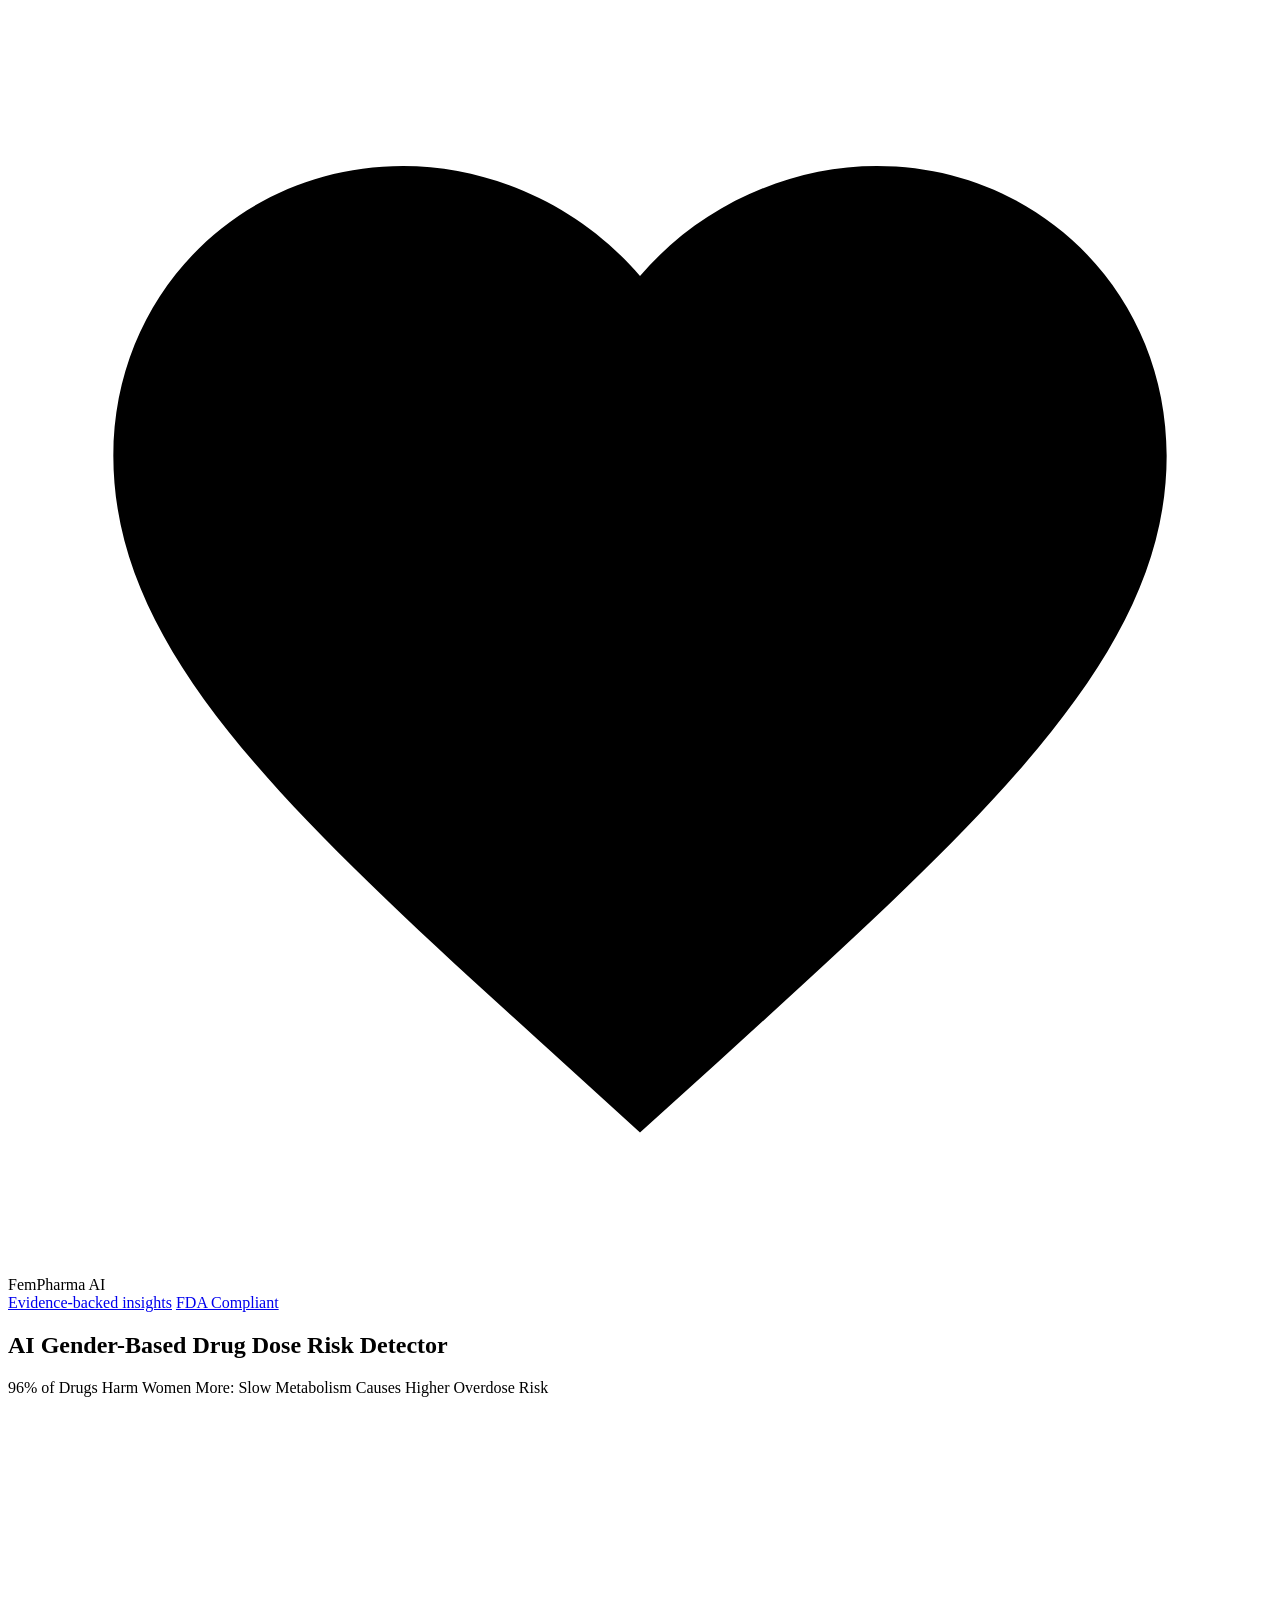
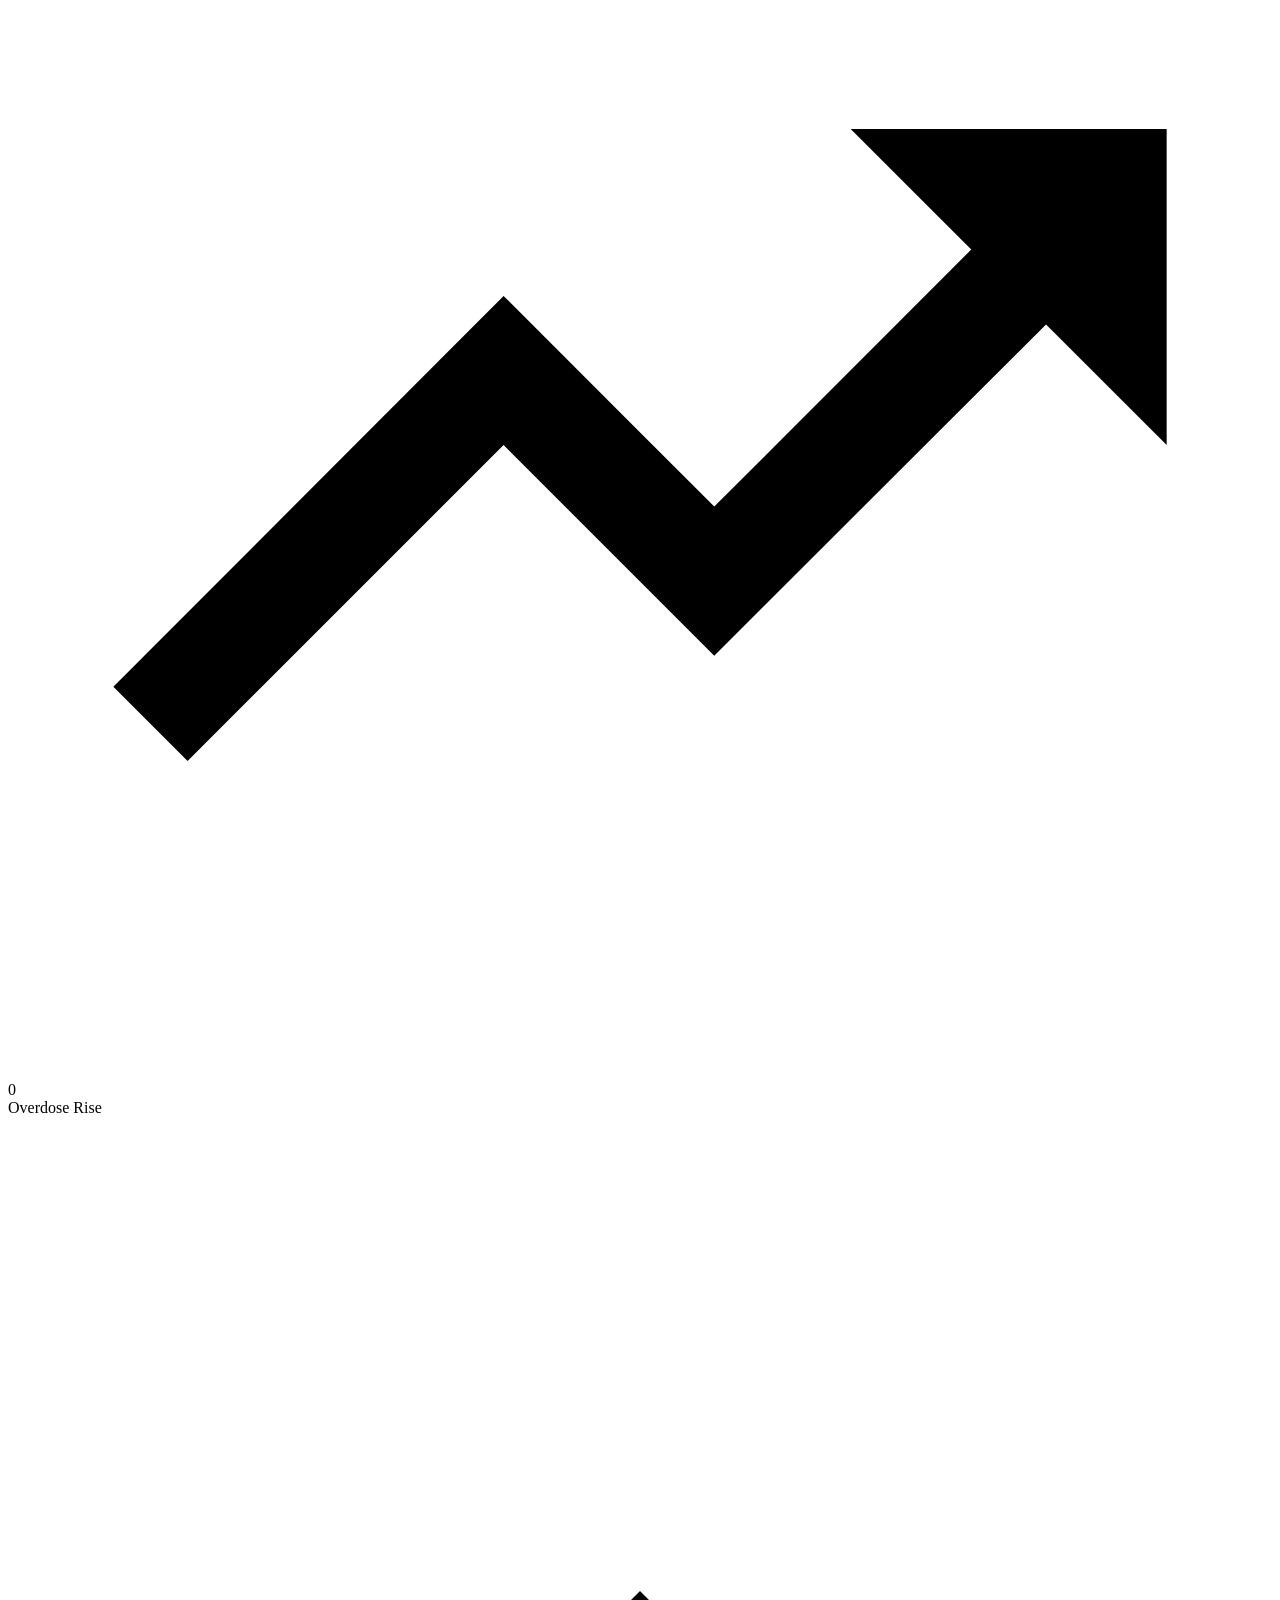
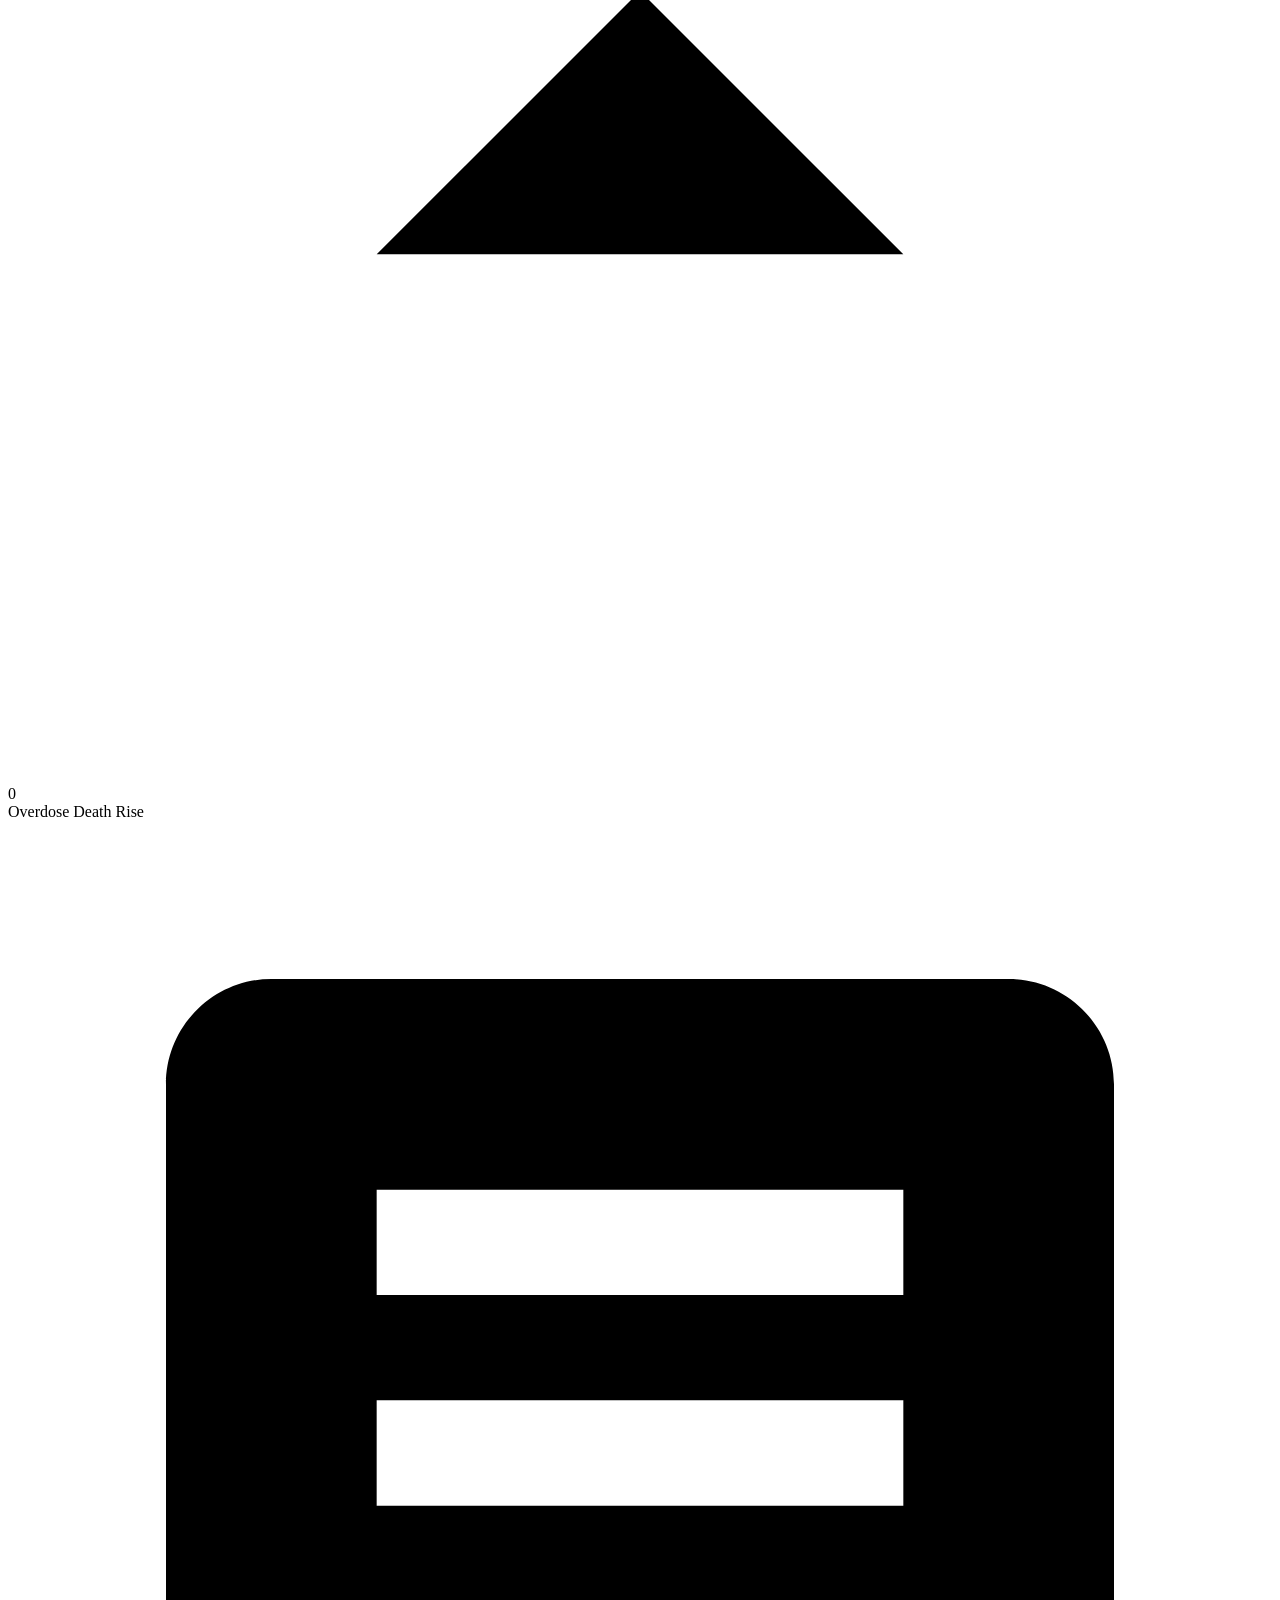
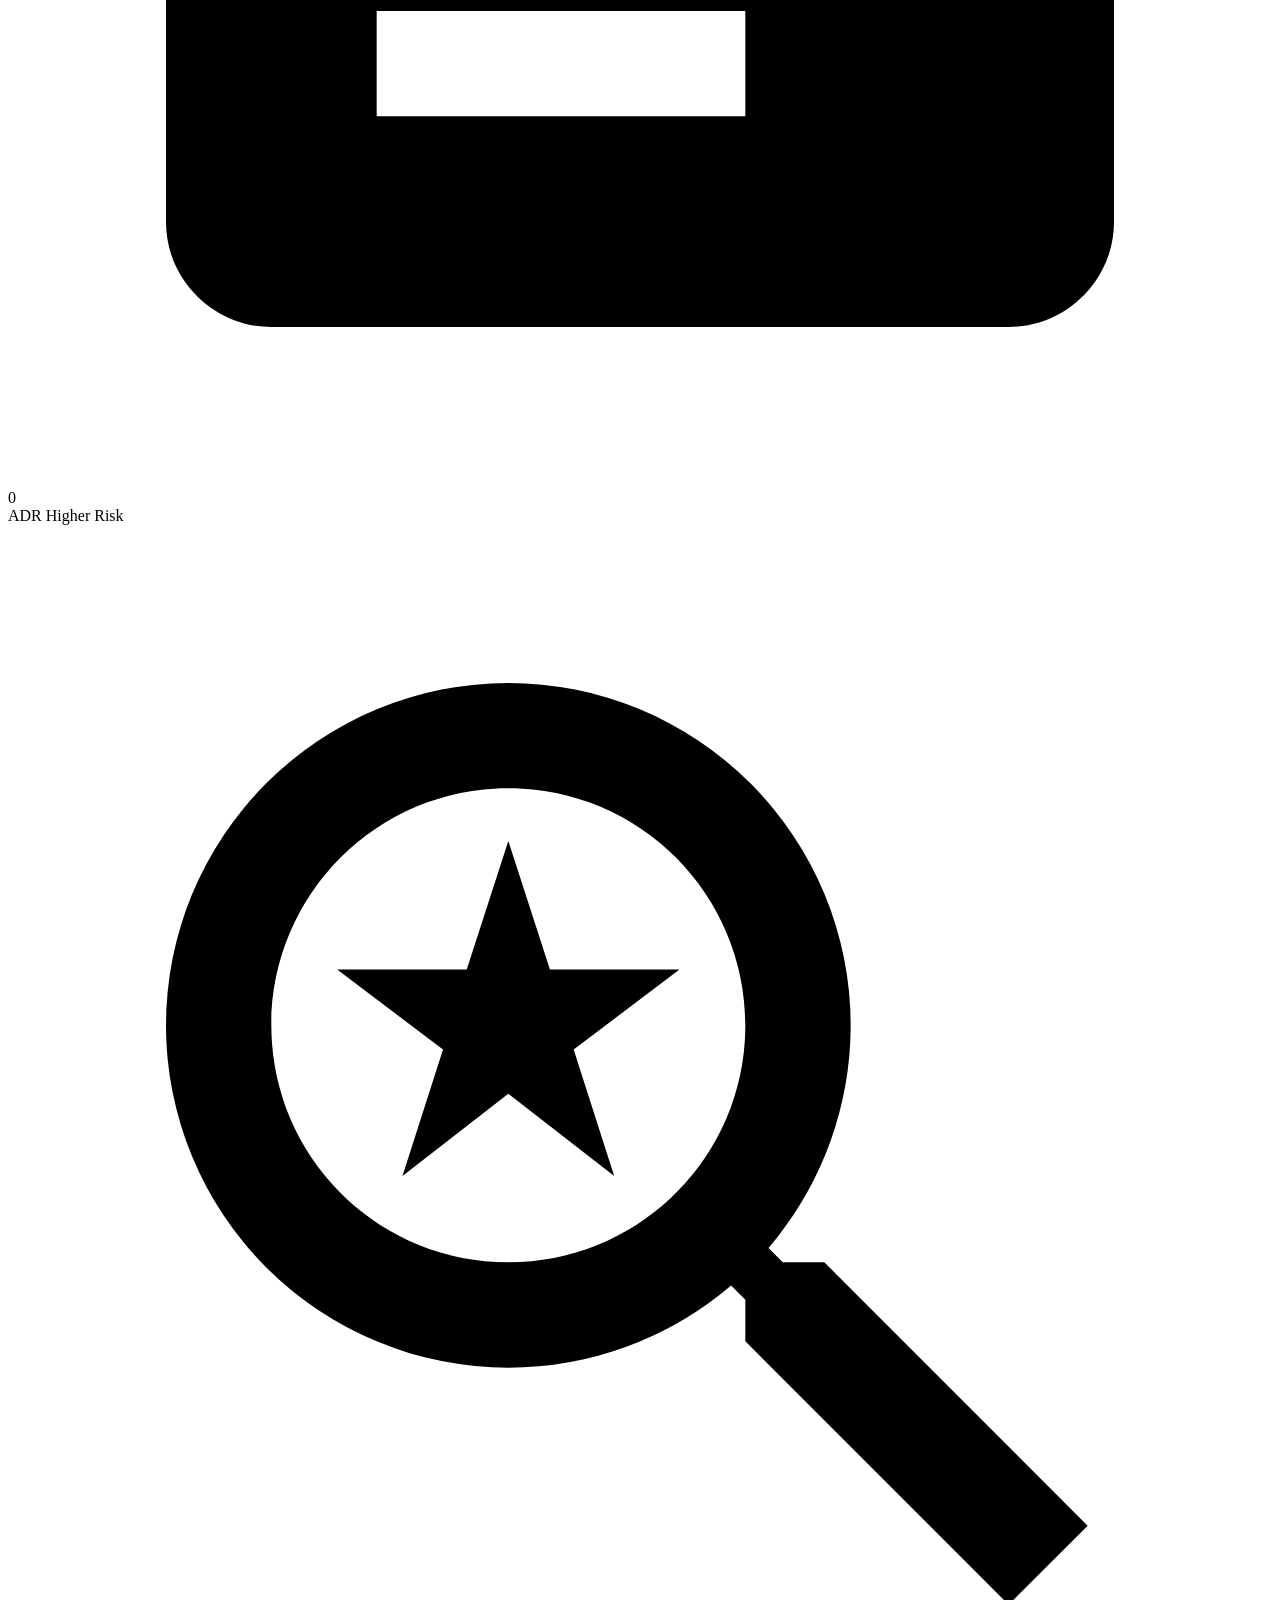
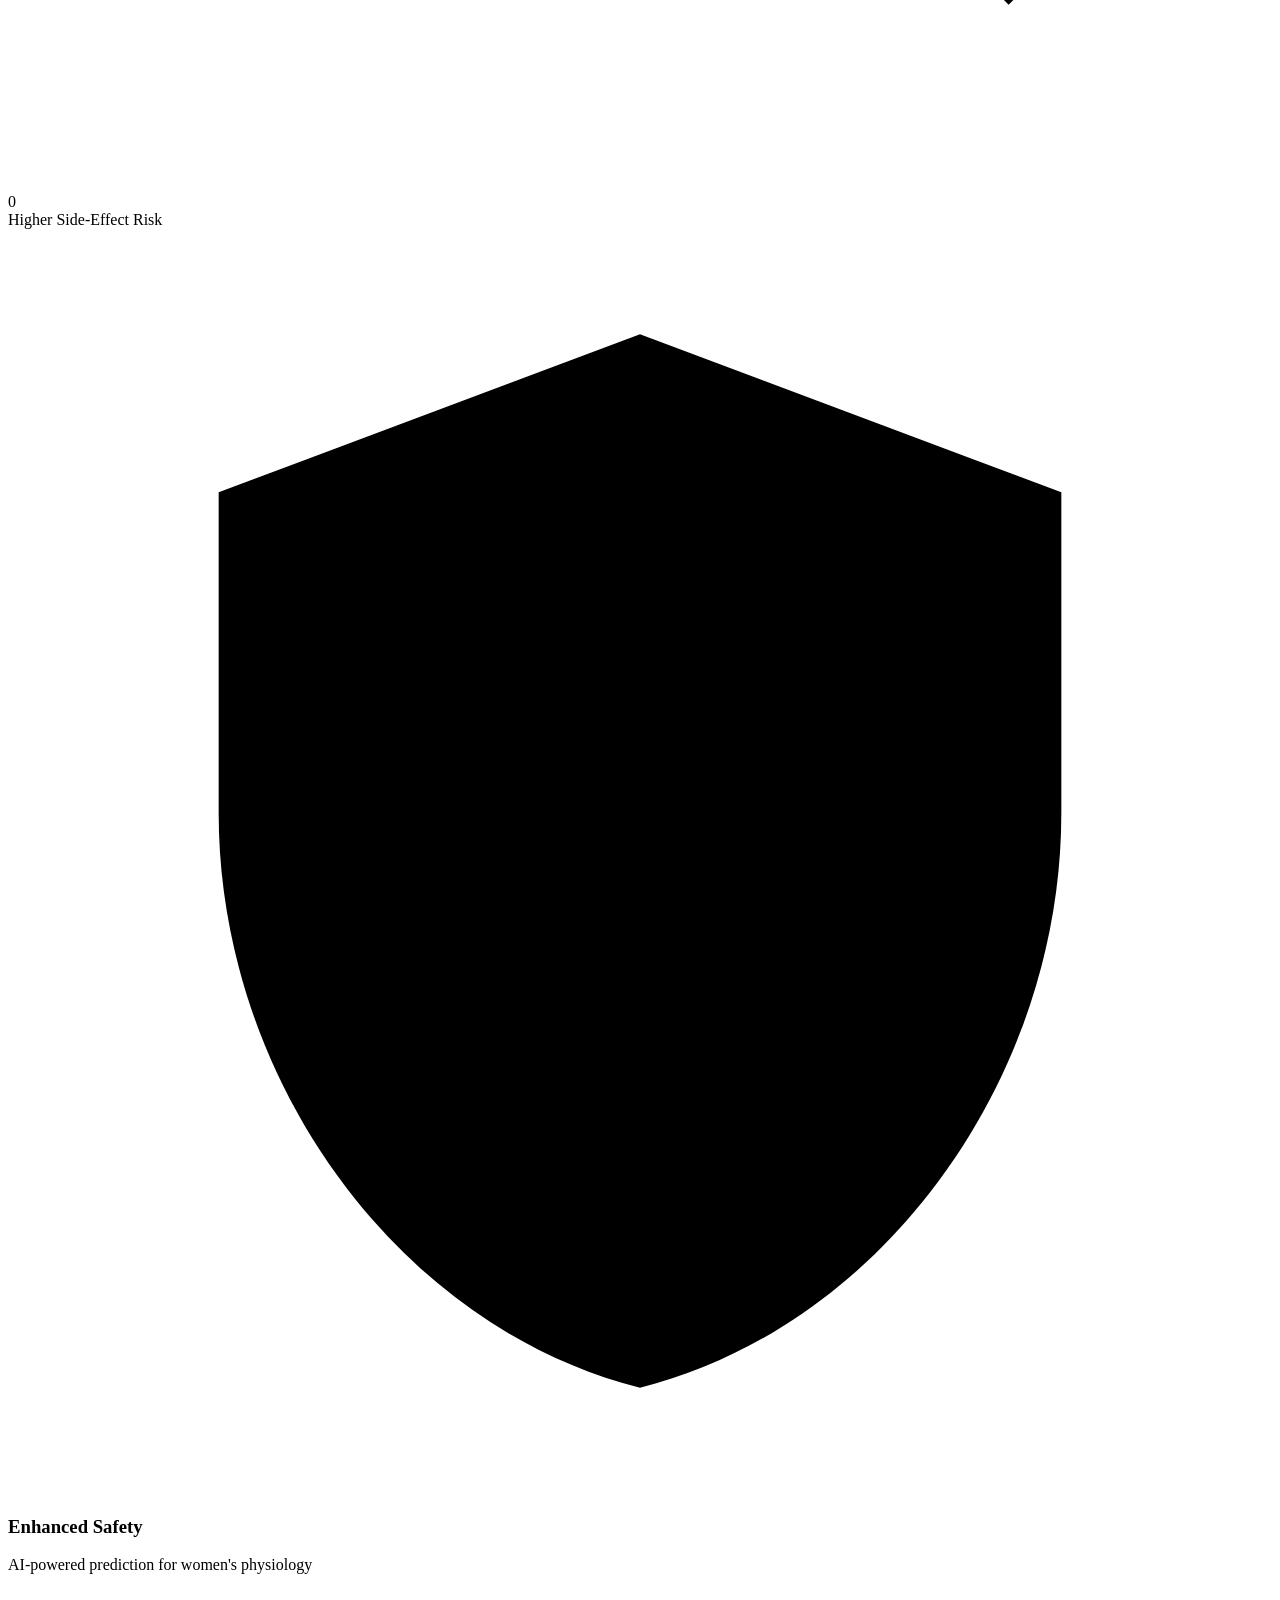
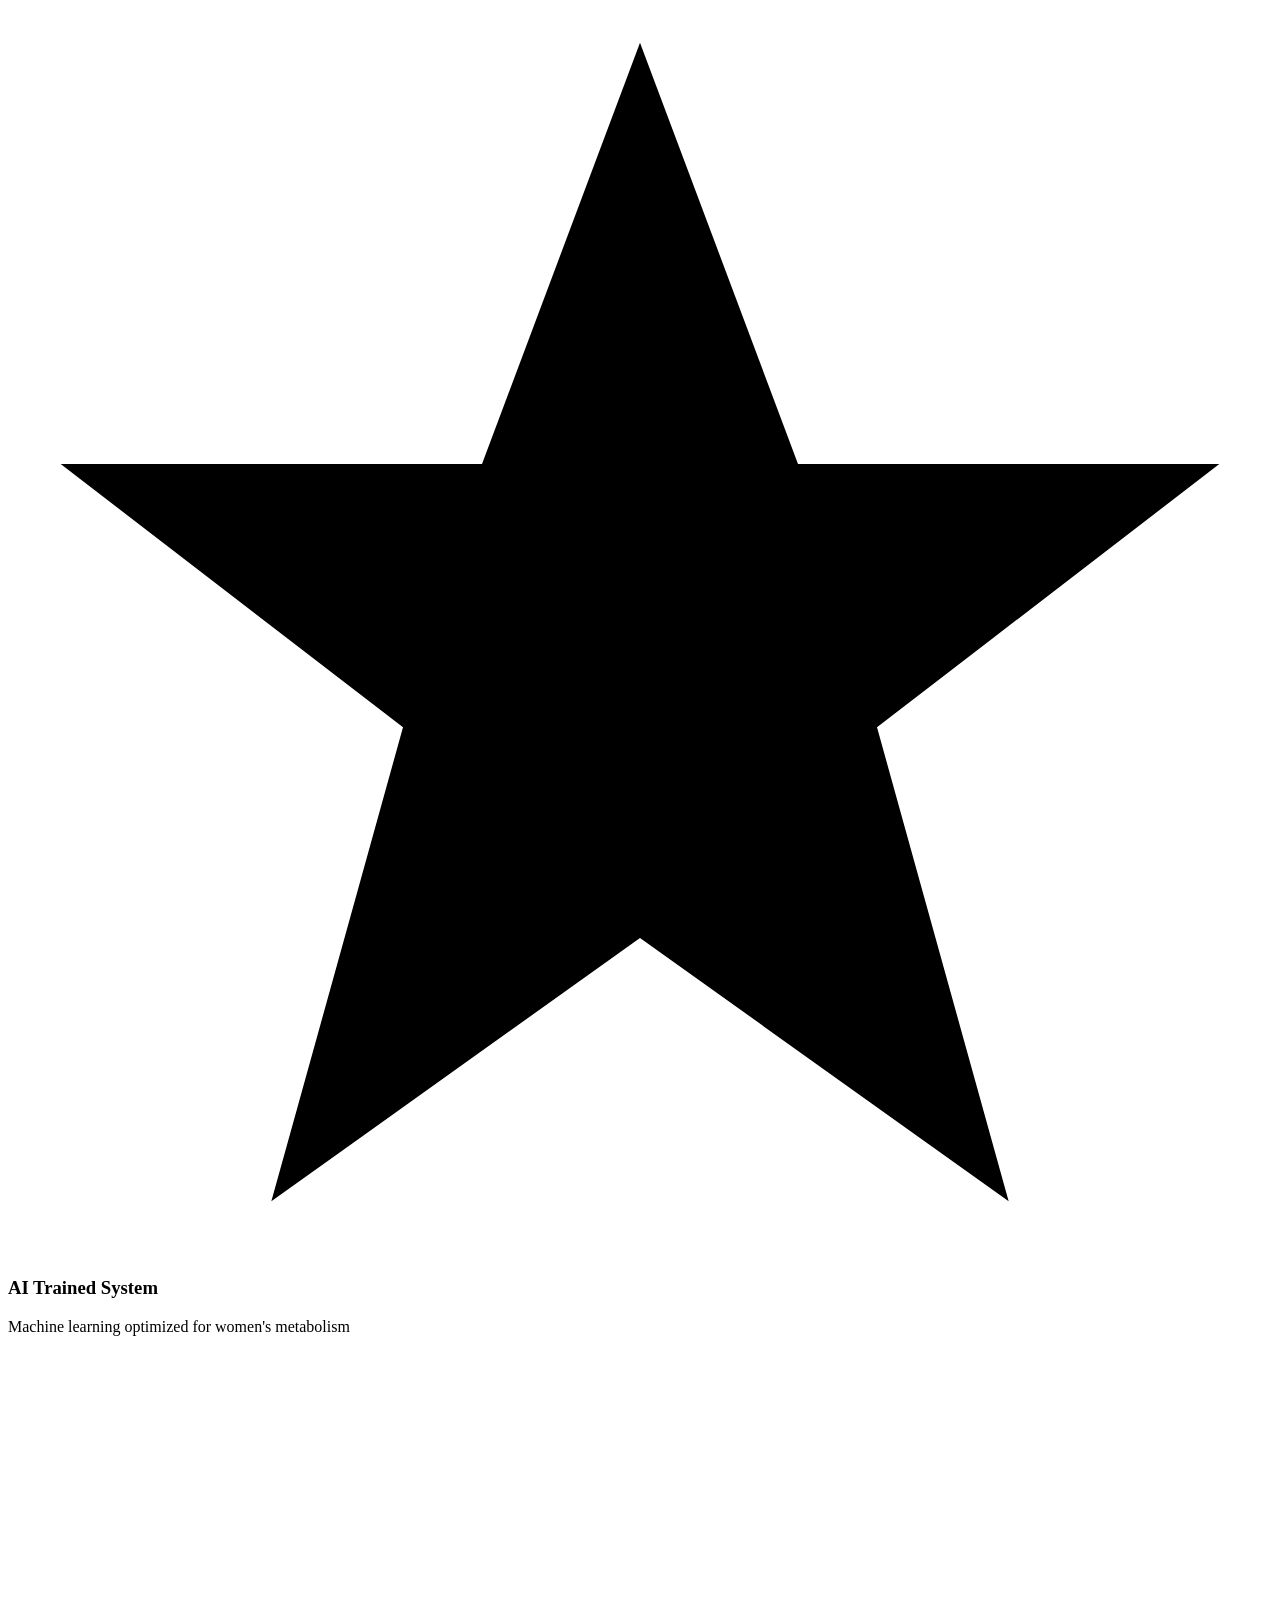
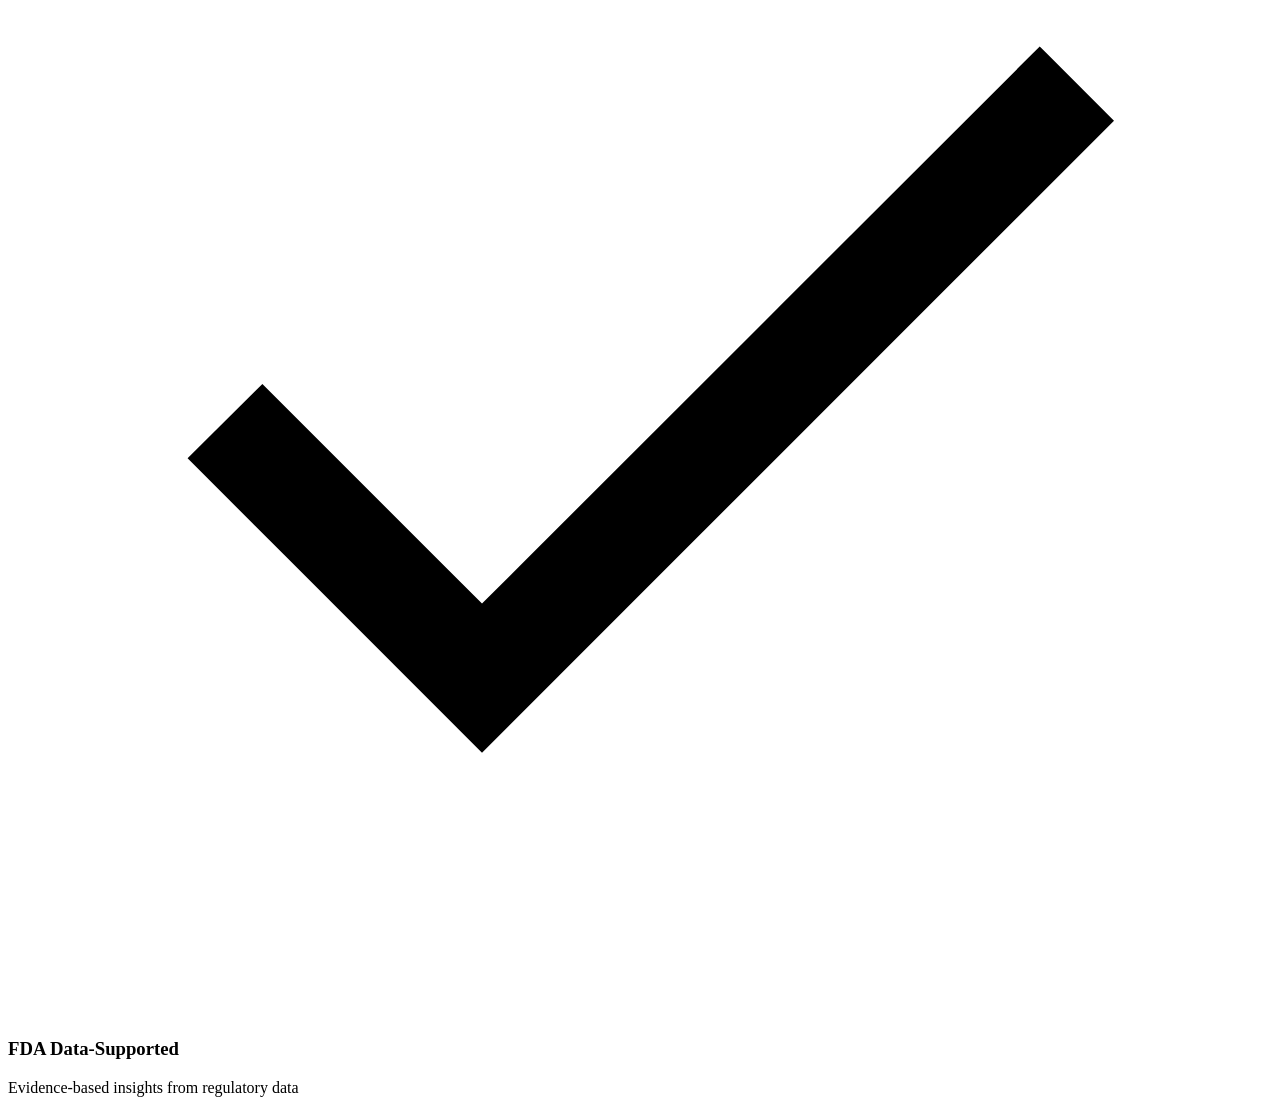
<file: index.html>
<!DOCTYPE html>
<html lang="en">
<head>
  <meta charset="utf-8" />
  <meta name="viewport" content="width=device-width,initial-scale=1" />
  <title>FemPharma AI — Loading</title>

  <!-- font (online) -->
  <link href="https://fonts.googleapis.com/css2?family=Inter:wght@300;400;600;700;800&display=swap" rel="stylesheet">
  <link rel="stylesheet" href="C:\Users\Earth\Desktop\combinedproject-main (2)\combinedproject-main\css/styles.css" />

  <style>
    /* Loading screen styles */
    .loading-screen {
      position: fixed;
      top: 0;
      left: 0;
      width: 100%;
      height: 100%;
      background: #fefefa;
      display: flex;
      justify-content: center;
      align-items: center;
      z-index: 10000;
      transition: opacity 0.3s ease-out, visibility 0.3s ease-out;
    }

    .loading-screen.fade-out {
      opacity: 0;
      visibility: hidden;
    }

    .pill {
      width: 30px;
      height: 15px;
      border: 2px solid #d9d5c9;
      border-radius: 15px;
      position: relative;
      animation: spin 1s linear infinite;
    }

    .pill::before {
      content: '';
      position: absolute;
      left: 50%;
      top: 0;
      height: 100%;
      width: 2px;
      background: #d9d5c9;
      transform: translateX(-50%);
    }

    @keyframes spin {
      from { transform: rotate(0deg); }
      to { transform: rotate(360deg); }
    }

    /* Main content initially hidden */
    .main-content {
      opacity: 0;
      visibility: hidden;
      transition: opacity 0.5s ease-in, visibility 0.5s ease-in;
    }

    .main-content.show {
      opacity: 1;
      visibility: visible;
    }
  </style>
</head>
<body>
  <!-- Loading Screen -->
  <div class="loading-screen" id="loadingScreen">
    <div class="pill"></div>
  </div>

  <!-- Main Content -->
  <div class="main-content" id="mainContent">
    <div class="page-bg"></div>

    <header class="site-header">
      <div class="container header-inner">
        <div class="logo">
          <div class="logo-bubble">
            <svg viewBox="0 0 24 24" fill="currentColor">
              <path d="M12 21.35l-1.45-1.32C5.4 15.36 2 12.28 2 8.5 2 5.42 4.42 3 7.5 3c1.74 0 3.41.81 4.5 2.09C13.09 3.81 14.76 3 16.5 3 19.58 3 22 5.42 22 8.5c0 3.78-3.4 6.86-8.55 11.54L12 21.35z"/>
            </svg>
          </div>
          <div class="logo-text">FemPharma AI</div>
        </div>
        <nav class="top-nav">
          <a href="#">Evidence-backed insights</a>
          <a href="#">FDA Compliant</a>
        </nav>
      </div>
    </header>

    <main>
      <section class="hero">
        <div class="container">
          <h1 class="hero-title">AI Gender-Based Drug Dose Risk Detector</h1>
          <p class="hero-sub">96% of Drugs Harm Women More: Slow Metabolism Causes Higher Overdose Risk</p>
        </div>
      </section>

      <section class="stats-section">
        <div class="container">
          <div class="stats-card" id="statsCard">
            <div class="stats-row">
              <div class="stat" data-index="0">
                <div class="stat-icon">
                  <svg viewBox="0 0 24 24" fill="currentColor">
                    <path d="M16 6l2.29 2.29-4.88 4.88-4-4L2 16.59 3.41 18l6-6 4 4 6.3-6.29L22 12V6h-6z"/>
                  </svg>
                </div>
                <div class="stat-value"><span class="count" data-target="400" data-suffix="%">0</span></div>
                <div class="stat-label">Overdose Rise</div>
              </div>

              <div class="stat" data-index="1">
                <div class="stat-icon">
                  <svg viewBox="0 0 24 24" fill="currentColor">
                    <path d="M7 14l5-5 5 5z"/>
                    <path d="M12 9v10"/>
                  </svg>
                </div>
                <div class="stat-value"><span class="count" data-target="260" data-suffix="%">0</span></div>
                <div class="stat-label">Overdose Death Rise</div>
              </div>

              <div class="stat" data-index="2">
                <div class="stat-icon">
                  <svg viewBox="0 0 24 24" fill="currentColor">
                    <path d="M19 3H5c-1.1 0-2 .9-2 2v14c0 1.1.9 2 2 2h14c1.1 0 2-.9 2-2V5c0-1.1-.9-2-2-2zm-5 14H7v-2h7v2zm3-4H7v-2h10v2zm0-4H7V7h10v2z"/>
                  </svg>
                </div>
                <div class="stat-value"><span class="count" data-target="2" data-suffix="x">0</span></div>
                <div class="stat-label">ADR Higher Risk</div>
              </div>

              <div class="stat" data-index="3">
                <div class="stat-icon">
                  <svg viewBox="0 0 24 24" fill="currentColor">
                    <path d="M9.5 3A6.5 6.5 0 0 1 16 9.5c0 1.61-.59 3.09-1.56 4.23l.27.27h.79l5 5-1.5 1.5-5-5v-.79l-.27-.27A6.516 6.516 0 0 1 9.5 16 6.5 6.5 0 0 1 3 9.5 6.5 6.5 0 0 1 9.5 3m0 2C7.01 5 5 7.01 5 9.5S7.01 14 9.5 14 14 11.99 14 9.5 11.99 5 9.5 5Z"/>
                    <path d="M10.29 8.44L9.5 6l-.79 2.44H6.25l2.01 1.52-.77 2.4L9.5 10.8l2.01 1.56-.77-2.4 2.01-1.52h-2.46Z"/>
                  </svg>
                </div>
                <div class="stat-value"><span class="count" data-target="96" data-suffix="%">0</span></div>
                <div class="stat-label">Higher Side-Effect Risk</div>
              </div>
            </div>

            <div class="stats-indicator">
              <span class="dot"></span>
              <span class="dot"></span>
              <span class="dot"></span>
              <span class="dot"></span>
            </div>
          </div>
        </div>
      </section>

      <section class="features">
        <div class="container features-row" id="featuresRow">
          <article class="feature">
            <div class="feature-icon green">
              <svg viewBox="0 0 24 24" fill="currentColor">
                <path d="M12 2L4 5v6.09c0 5.05 3.41 9.76 8 10.91 4.59-1.15 8-5.86 8-10.91V5l-8-3z"/>
              </svg>
            </div>
            <h3>Enhanced Safety</h3>
            <p>AI-powered prediction for women's physiology</p>
          </article>

          <article class="feature">
            <div class="feature-icon violet">
              <svg viewBox="0 0 24 24" fill="currentColor">
                <path d="M12 1L9 9H1l6.5 5L5 23l7-5 7 5-2.5-9L23 9h-8l-3-8z"/>
              </svg>
            </div>
            <h3>AI Trained System</h3>
            <p>Machine learning optimized for women's metabolism</p>
          </article>

          <article class="feature">
            <div class="feature-icon pink">
              <svg viewBox="0 0 24 24" fill="currentColor">
                <path d="M9 16.17L4.83 12l-1.42 1.41L9 19 21 7l-1.41-1.41z"/>
              </svg>
            </div>
            <h3>FDA Data-Supported</h3>
            <p>Evidence-based insights from regulatory data</p>
          </article>
        </div>
      </section>
    </main>
  </div>

  <script src="C:\Users\Earth\Desktop\combinedproject-main (2)\combinedproject-main\js/animations.js"></script>
  <script>
    // Loading sequence
    window.addEventListener('DOMContentLoaded', () => {
      // Hide loading screen and show main content after 1 second
      setTimeout(() => {
        document.getElementById('loadingScreen').classList.add('fade-out');
        document.getElementById('mainContent').classList.add('show');
      }, 1000);

      // Auto-redirect to metabolism page after showing content for 10 seconds
      setTimeout(() => {
        window.location.href = 'metabolism.html';
      }, 11000);
    });
  </script>
</body>
</html>
</file>
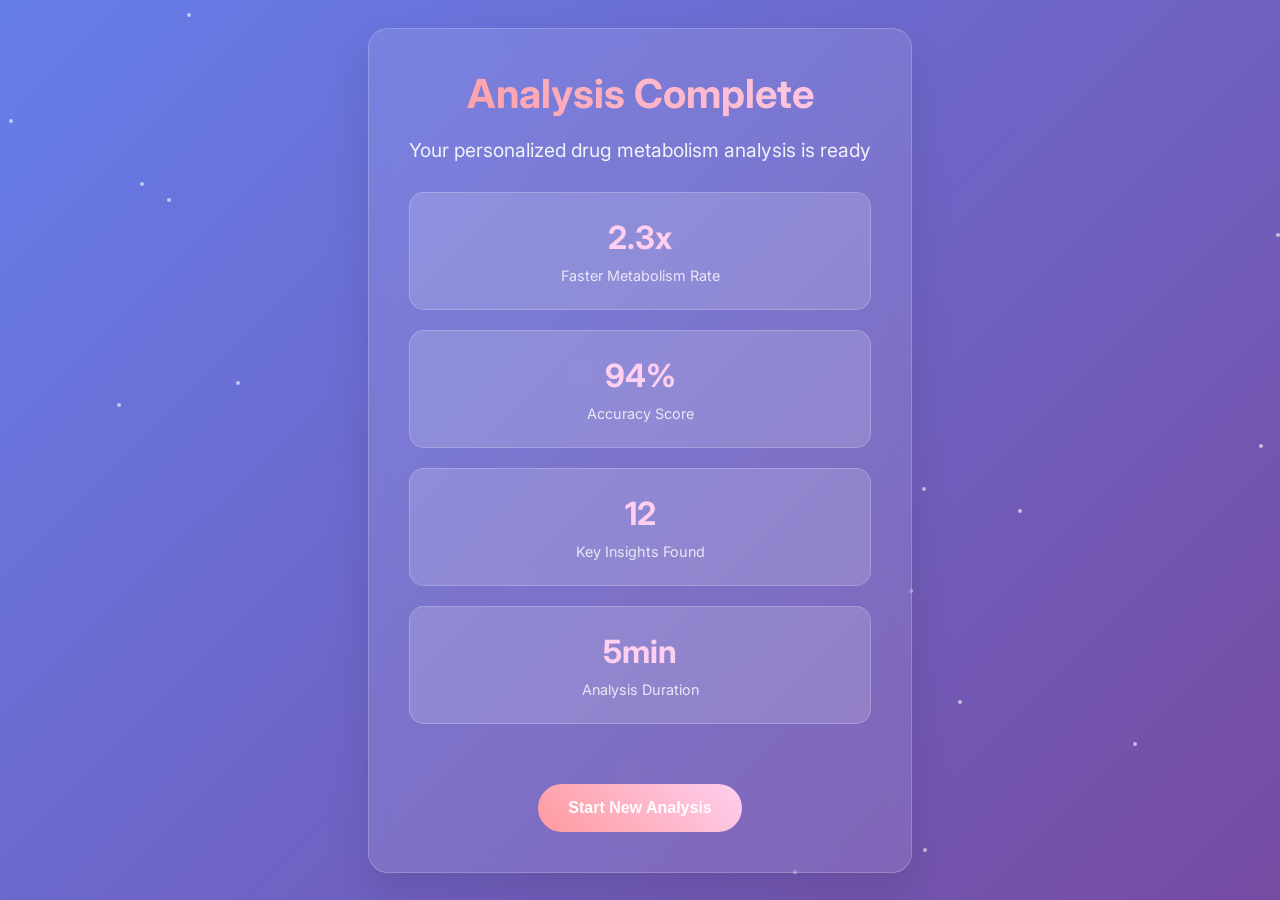
<file: results.html>
<!DOCTYPE html>
<html lang="en">
<head>
  <meta charset="UTF-8">
  <meta name="viewport" content="width=device-width, initial-scale=1.0">
  <title>FemPharma AI - Analysis Results</title>
  <link href="https://fonts.googleapis.com/css2?family=Inter:wght@300;400;500;600;700&display=swap" rel="stylesheet">
  <style>
    * {
      margin: 0;
      padding: 0;
      box-sizing: border-box;
    }

    body {
      font-family: 'Inter', sans-serif;
      background: linear-gradient(135deg, #667eea 0%, #764ba2 100%);
      min-height: 100vh;
      display: flex;
      align-items: center;
      justify-content: center;
      color: white;
      animation: fadeIn 1s ease-out;
    }

    @keyframes fadeIn {
      from { opacity: 0; transform: translateY(20px); }
      to { opacity: 1; transform: translateY(0); }
    }

    .container {
      text-align: center;
      max-width: 600px;
      padding: 40px;
      background: rgba(255, 255, 255, 0.1);
      border-radius: 20px;
      backdrop-filter: blur(10px);
      border: 1px solid rgba(255, 255, 255, 0.2);
      box-shadow: 0 20px 40px rgba(0, 0, 0, 0.1);
    }

    .title {
      font-size: 2.5rem;
      font-weight: 700;
      margin-bottom: 20px;
      background: linear-gradient(45deg, #ff9a9e, #fecfef);
      -webkit-background-clip: text;
      -webkit-text-fill-color: transparent;
      background-clip: text;
    }

    .subtitle {
      font-size: 1.2rem;
      margin-bottom: 30px;
      opacity: 0.9;
    }

    .results-grid {
      display: grid;
      grid-template-columns: repeat(auto-fit, minmax(250px, 1fr));
      gap: 20px;
      margin: 30px 0;
    }

    .result-card {
      background: rgba(255, 255, 255, 0.15);
      padding: 25px;
      border-radius: 15px;
      border: 1px solid rgba(255, 255, 255, 0.2);
      transition: transform 0.3s ease, box-shadow 0.3s ease;
    }

    .result-card:hover {
      transform: translateY(-5px);
      box-shadow: 0 15px 30px rgba(0, 0, 0, 0.2);
    }

    .result-number {
      font-size: 2rem;
      font-weight: 700;
      color: #fecfef;
      margin-bottom: 10px;
    }

    .result-label {
      font-size: 0.9rem;
      opacity: 0.8;
    }

    .restart-btn {
      background: linear-gradient(45deg, #ff9a9e, #fecfef);
      color: white;
      border: none;
      padding: 15px 30px;
      border-radius: 25px;
      font-size: 1rem;
      font-weight: 600;
      cursor: pointer;
      transition: all 0.3s ease;
      margin-top: 30px;
    }

    .restart-btn:hover {
      transform: translateY(-2px);
      box-shadow: 0 10px 20px rgba(255, 154, 158, 0.3);
    }

    .particles {
      position: fixed;
      top: 0;
      left: 0;
      width: 100%;
      height: 100%;
      pointer-events: none;
      z-index: -1;
    }

    .particle {
      position: absolute;
      width: 4px;
      height: 4px;
      background: rgba(255, 255, 255, 0.6);
      border-radius: 50%;
      animation: float 6s ease-in-out infinite;
    }

    @keyframes float {
      0%, 100% { transform: translateY(0px) rotate(0deg); opacity: 0.6; }
      50% { transform: translateY(-20px) rotate(180deg); opacity: 1; }
    }
  </style>
</head>
<body>
  <div class="particles" id="particles"></div>
  
  <div class="container">
    <h1 class="title">Analysis Complete</h1>
    <p class="subtitle">Your personalized drug metabolism analysis is ready</p>
    
    <div class="results-grid">
      <div class="result-card">
        <div class="result-number">2.3x</div>
        <div class="result-label">Faster Metabolism Rate</div>
      </div>
      <div class="result-card">
        <div class="result-number">94%</div>
        <div class="result-label">Accuracy Score</div>
      </div>
      <div class="result-card">
        <div class="result-number">12</div>
        <div class="result-label">Key Insights Found</div>
      </div>
      <div class="result-card">
        <div class="result-number">5min</div>
        <div class="result-label">Analysis Duration</div>
      </div>
    </div>
    
    <button class="restart-btn" onclick="window.location.href='index.html'">
      Start New Analysis
    </button>
  </div>

  <script>
    // Create floating particles
    function createParticles() {
      const particlesContainer = document.getElementById('particles');
      const particleCount = 20;
      
      for (let i = 0; i < particleCount; i++) {
        const particle = document.createElement('div');
        particle.className = 'particle';
        particle.style.left = Math.random() * 100 + '%';
        particle.style.top = Math.random() * 100 + '%';
        particle.style.animationDelay = Math.random() * 6 + 's';
        particle.style.animationDuration = (4 + Math.random() * 4) + 's';
        particlesContainer.appendChild(particle);
      }
    }

    // Auto-restart after 10 seconds
    setTimeout(() => {
      document.body.style.transition = 'opacity 1s ease-out';
      document.body.style.opacity = '0';
      setTimeout(() => {
        window.location.href = 'index.html';
      }, 1000);
    }, 10000);

    // Initialize particles
    createParticles();
  </script>
</body>
</html>
</file>
